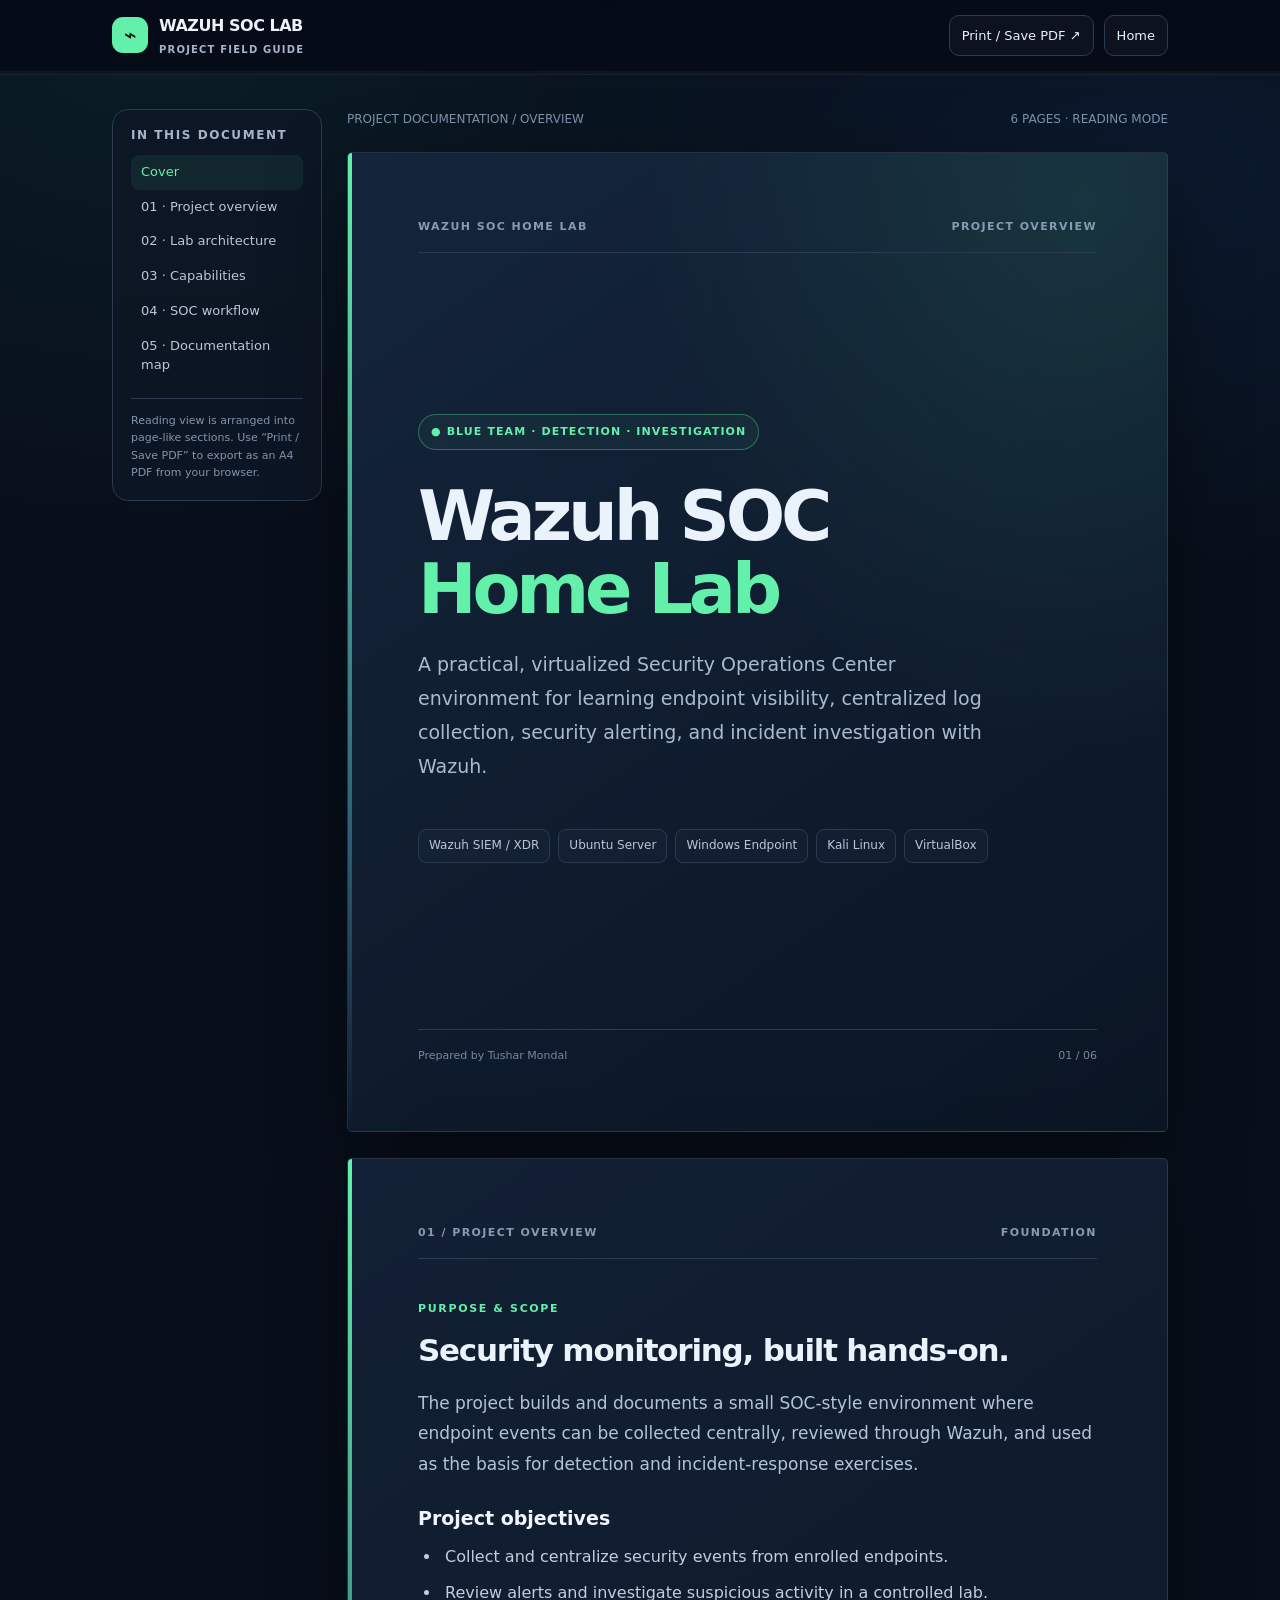
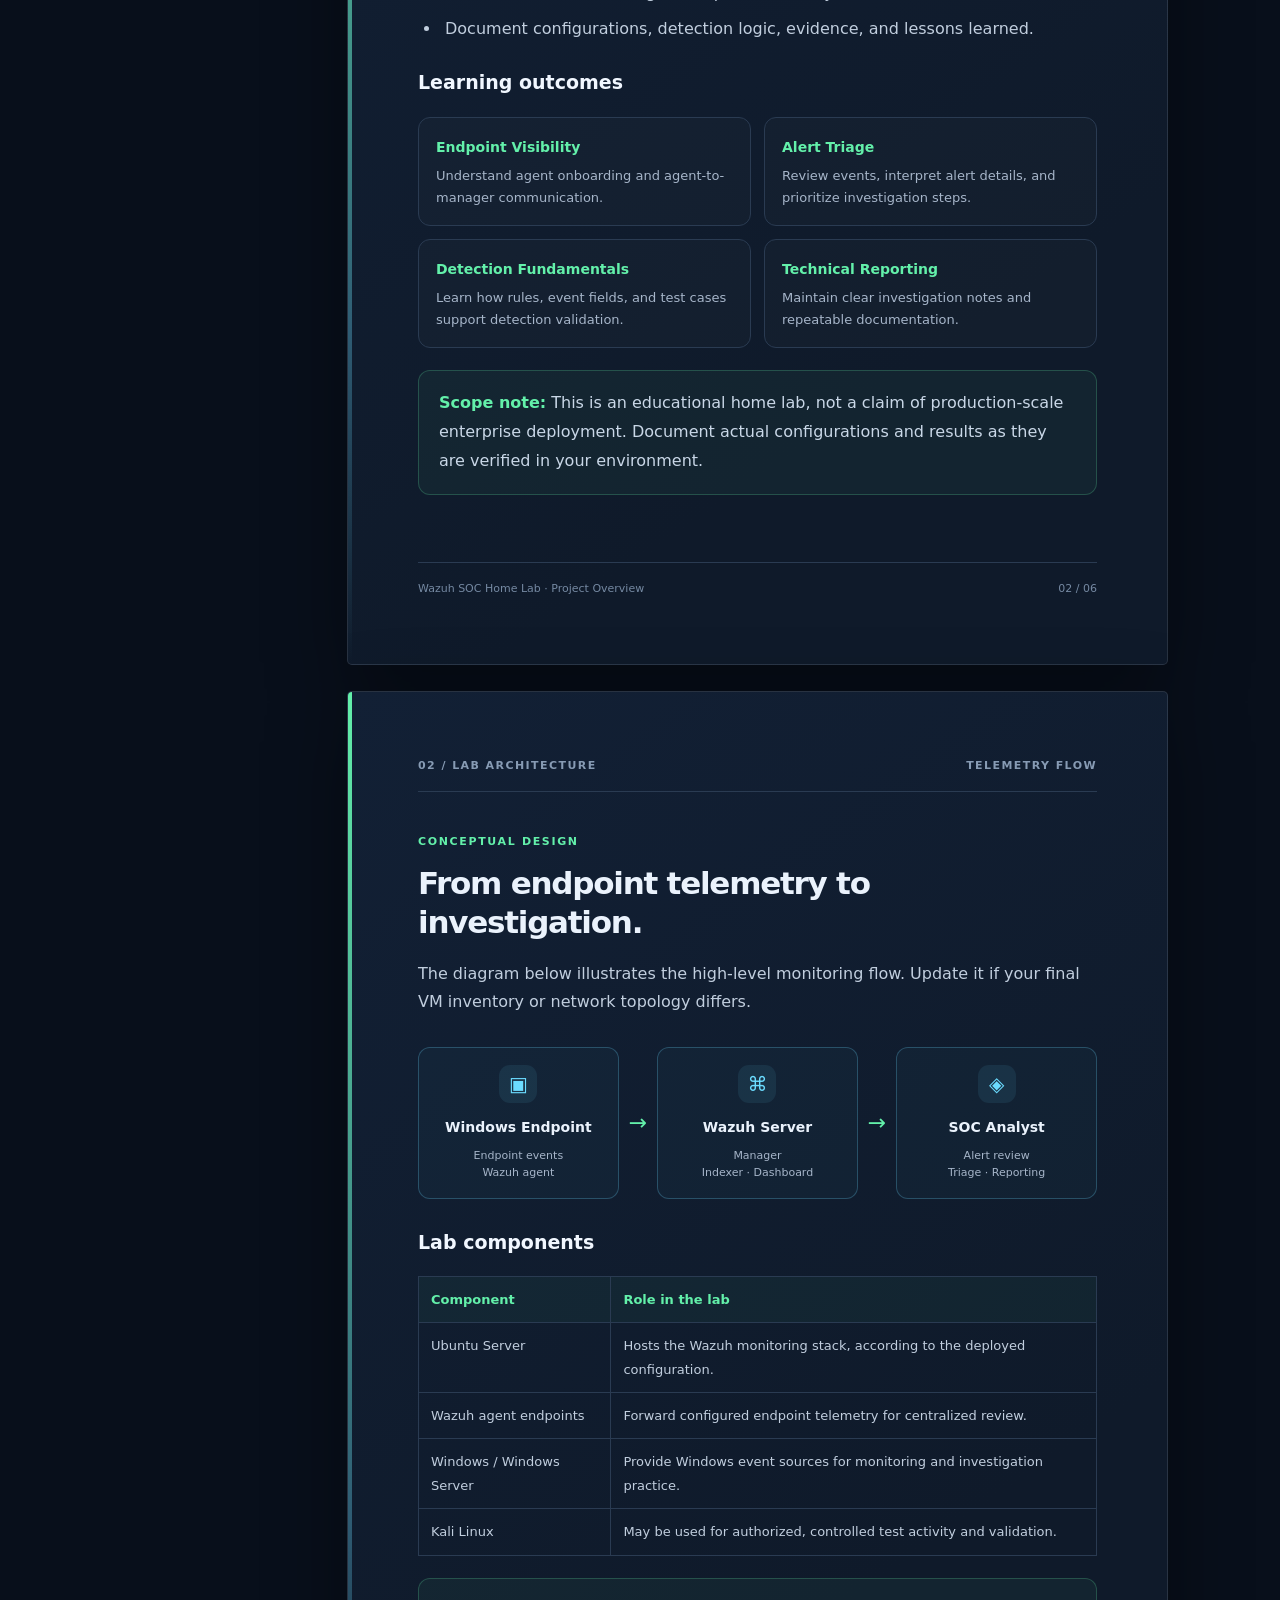
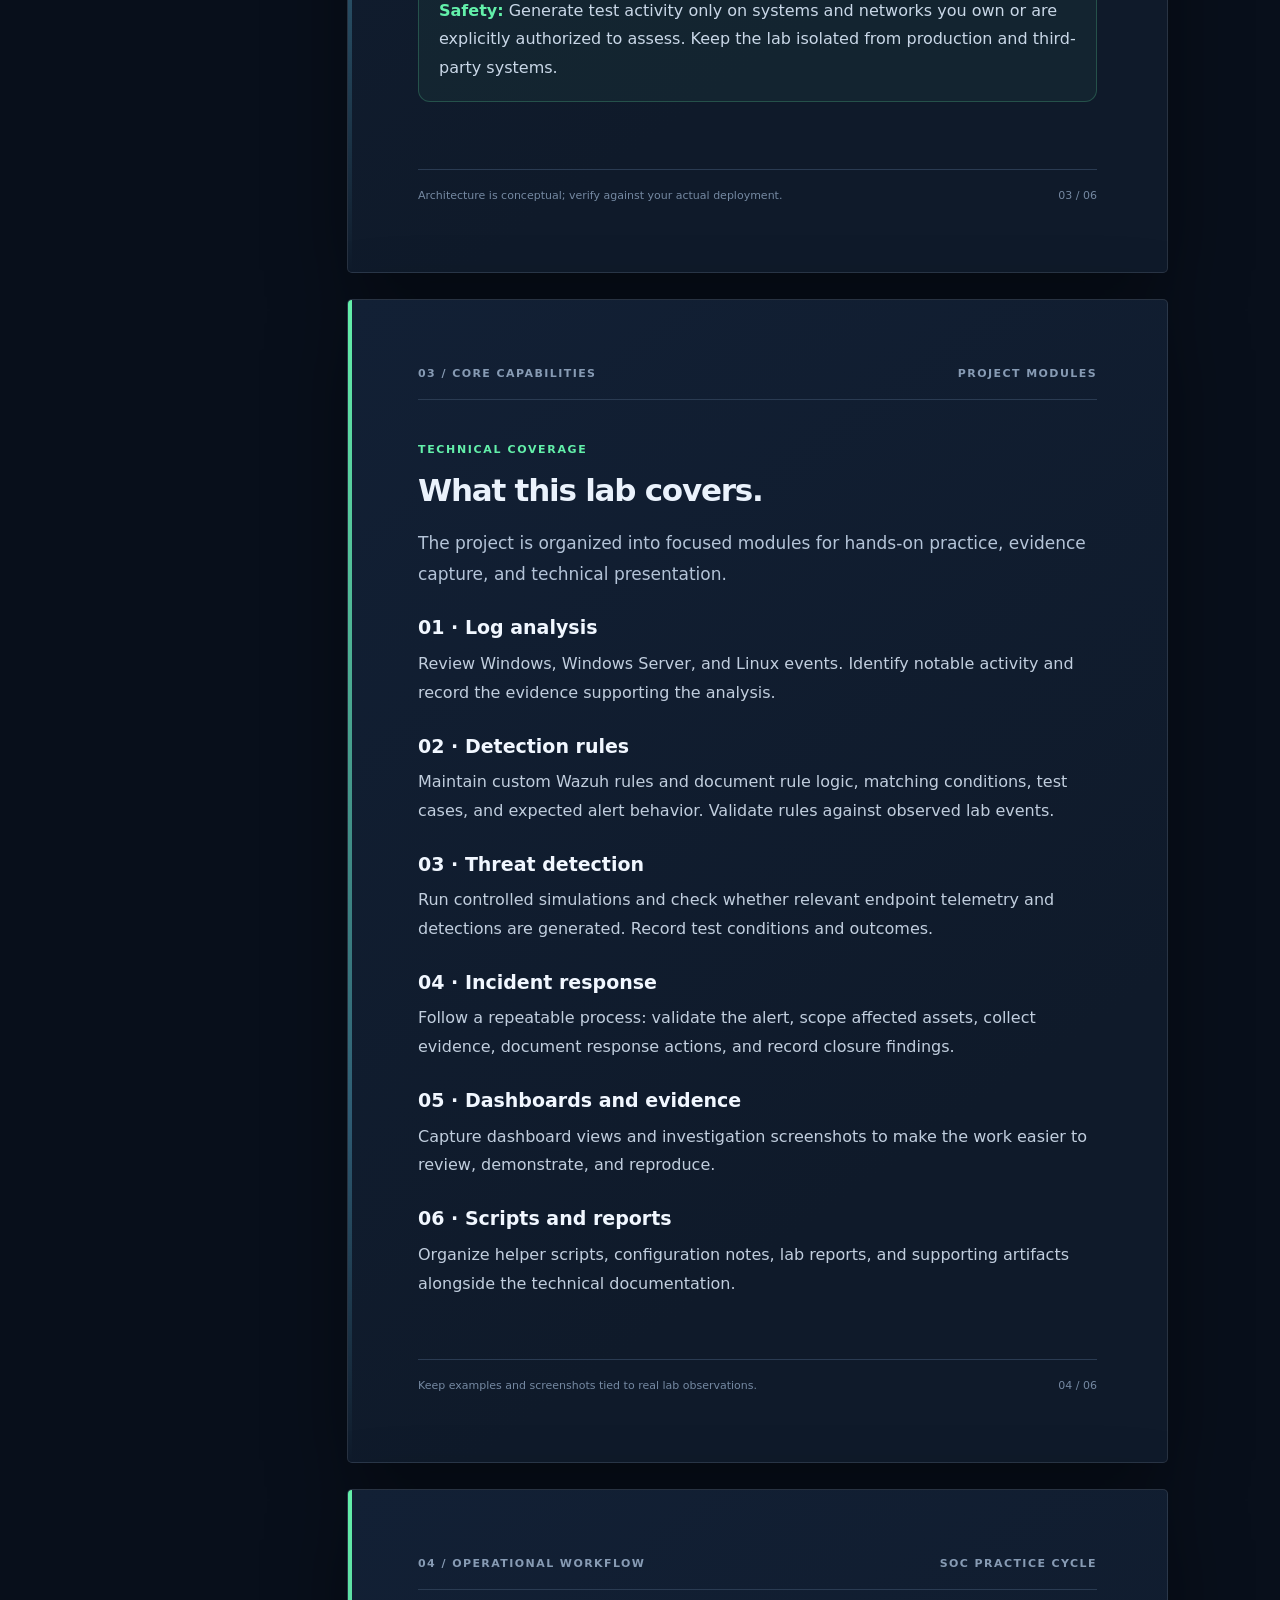
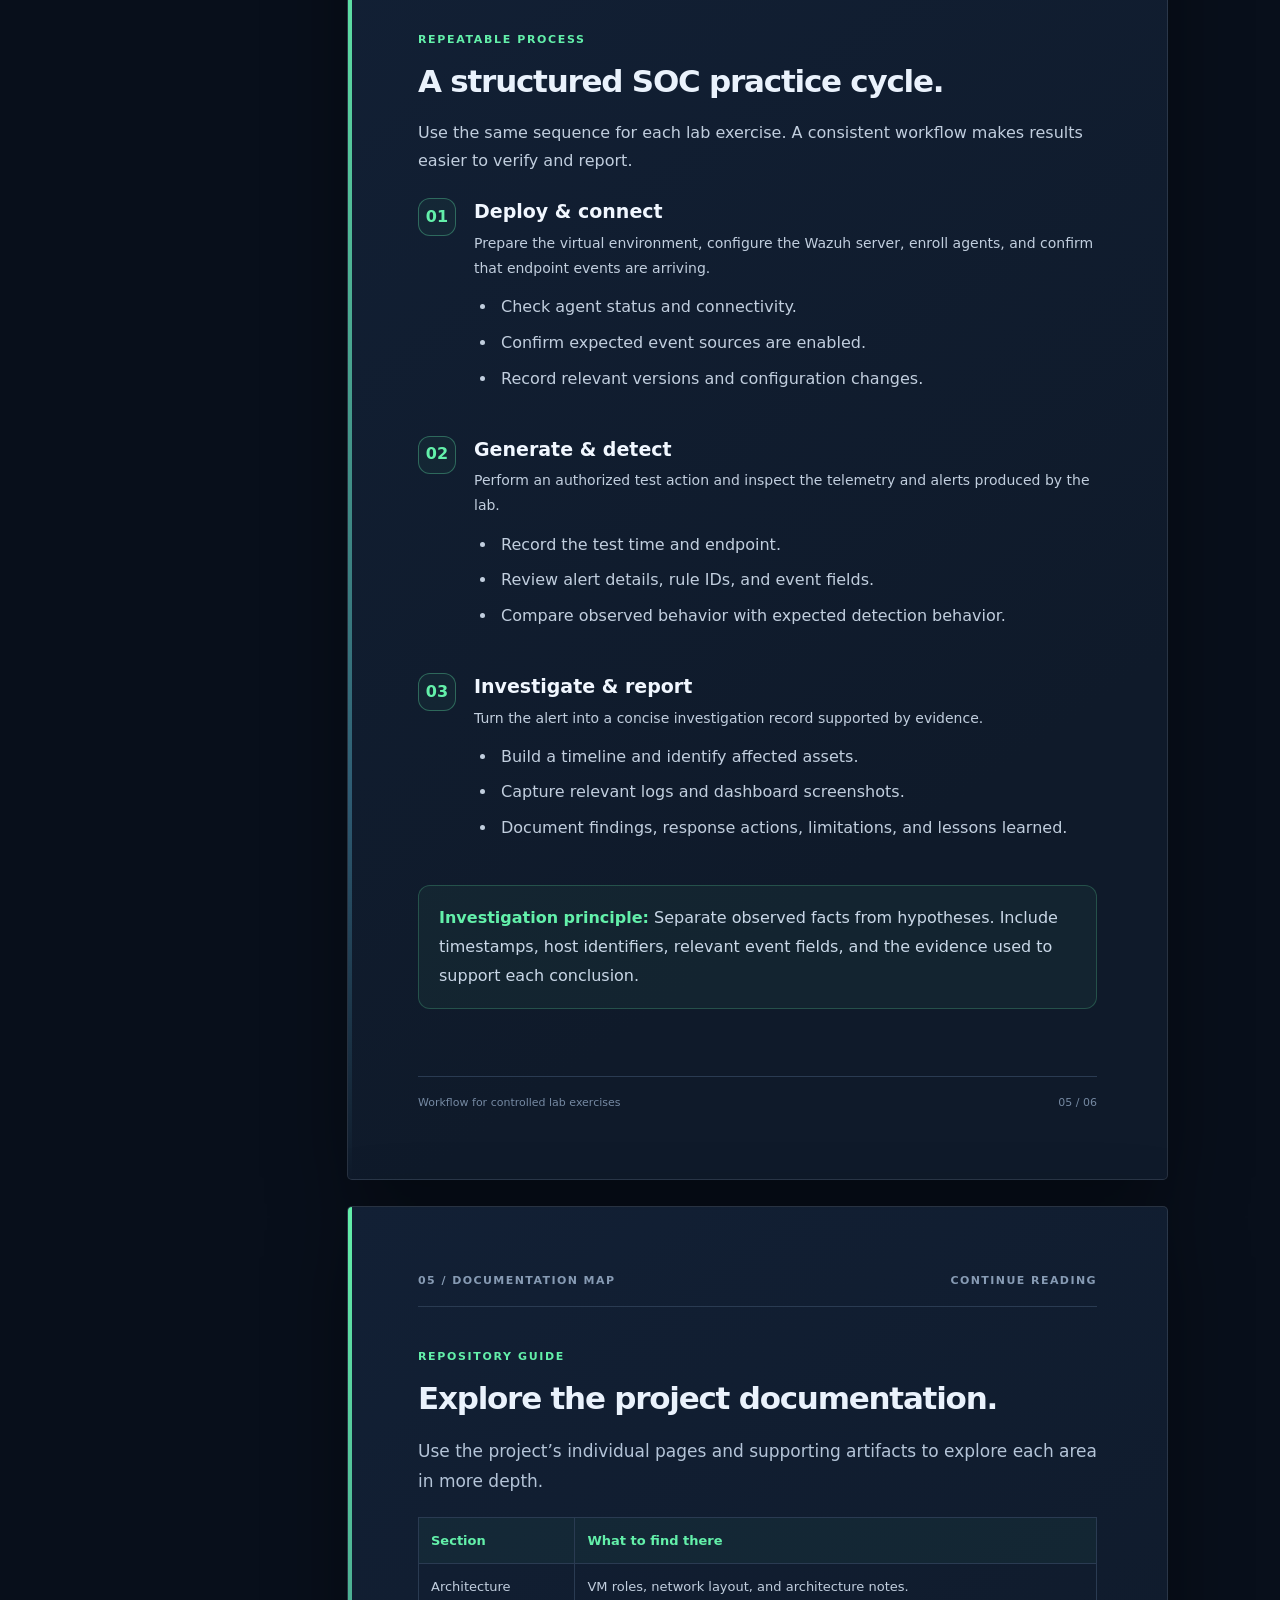
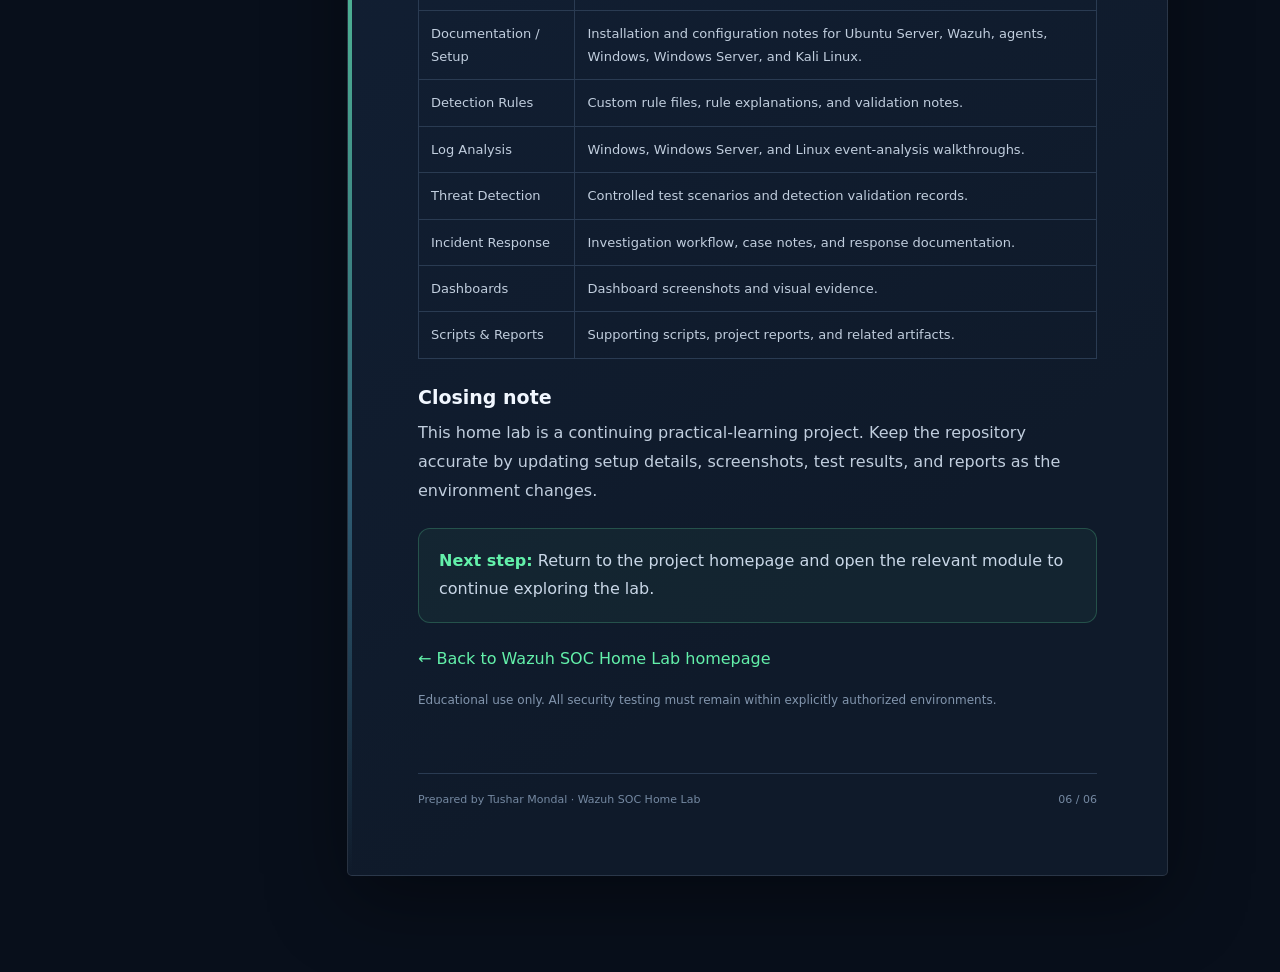
<file: content/docs/project-overview.html>
<!doctype html>
<html lang="en">
<head>
<meta charset="utf-8">
<meta name="viewport" content="width=device-width,initial-scale=1">
<meta name="theme-color" content="#07111f">
<meta name="description" content="Wazuh SOC Home Lab — project overview presented as a paginated, PDF-style reading document.">
<title>Project Overview | Wazuh SOC Home Lab</title>
<style>
:root{--bg:#080f1b;--paper:#101c2c;--paper2:#132238;--line:#2a3b52;--ink:#eaf2fc;--muted:#a6b5c9;--green:#63f0aa;--cyan:#6bdcff;--page-width:850px}
*{box-sizing:border-box}html{scroll-behavior:smooth;scroll-padding-top:90px}body{margin:0;background:var(--bg);color:var(--ink);font:16px/1.8 Inter,system-ui,-apple-system,"Segoe UI",sans-serif}
body:before{content:"";position:fixed;inset:0;z-index:-1;background:radial-gradient(ellipse at 12% 0%,#18727425,transparent 42%),radial-gradient(ellipse at 90% 20%,#205ba025,transparent 38%),#080f1b}
a{color:var(--green);text-decoration:none}a:hover{text-decoration:underline}
.topbar{position:sticky;top:0;z-index:50;background:#060c16e8;backdrop-filter:blur(16px);border-bottom:1px solid #ffffff16}
.nav{max-width:1100px;margin:auto;padding:12px 22px;display:flex;align-items:center;justify-content:space-between;gap:16px}
.brand{display:flex;align-items:center;gap:11px;color:var(--ink);font-weight:850;letter-spacing:-.03em}.brandmark{width:36px;height:36px;border-radius:11px;display:grid;place-items:center;color:#04140c;background:var(--green);font-size:21px}.brand small{display:block;color:var(--muted);font-size:10px;letter-spacing:.12em;text-transform:uppercase}
.navright{display:flex;align-items:center;gap:10px}.navbtn{border:1px solid var(--line);background:#ffffff08;color:var(--ink);padding:8px 12px;border-radius:10px;font:inherit;font-size:13px;cursor:pointer}.navbtn:hover{border-color:var(--green);color:var(--green)}
.progress-wrap{height:3px;background:#ffffff0a}.progress{height:100%;width:0;background:var(--green);transition:width .1s}
.layout{max-width:1100px;margin:34px auto 70px;padding:0 22px;display:grid;grid-template-columns:210px minmax(0,1fr);gap:25px;align-items:start}
.toc{position:sticky;top:88px;border:1px solid var(--line);border-radius:16px;background:#0d1725d9;padding:18px;max-height:calc(100vh - 110px);overflow:auto}
.toc h2{font-size:12px;text-transform:uppercase;letter-spacing:.13em;color:var(--muted);margin:0 0 12px}.toc a{display:block;padding:8px 10px;border-radius:8px;color:#b9c8da;font-size:13px;line-height:1.45}.toc a.active,.toc a:hover{background:#63f0aa12;color:var(--green);text-decoration:none}.toc-note{border-top:1px solid var(--line);margin-top:15px;padding-top:13px;color:#8295ad;font-size:11px;line-height:1.6}
.document{min-width:0}.doc-heading{margin:0 auto 22px;max-width:var(--page-width);display:flex;justify-content:space-between;align-items:center;gap:12px;color:#8194ac;font-size:12px}
.page{position:relative;width:100%;max-width:var(--page-width);min-height:980px;margin:0 auto 26px;padding:64px 70px 66px;background:linear-gradient(145deg,#122035,#0f1a2a 72%);border:1px solid #ffffff1b;border-radius:5px;box-shadow:0 24px 80px #0006;overflow:hidden;display:flex;flex-direction:column}
.page:before{content:"";position:absolute;left:0;top:0;width:4px;height:100%;background:linear-gradient(var(--green),#6bdcff55 70%,transparent)}
.page-content{flex:1}.page-header{display:flex;justify-content:space-between;align-items:center;gap:15px;padding-bottom:15px;border-bottom:1px solid var(--line);margin-bottom:40px;color:#879bb4;font-size:11px;font-weight:750;letter-spacing:.13em;text-transform:uppercase}
.page-footer{display:flex;justify-content:space-between;gap:15px;border-top:1px solid var(--line);padding-top:16px;margin-top:45px;color:#7589a2;font-size:11px}
.cover{justify-content:space-between;background:radial-gradient(ellipse at 90% 5%,#57f2a51a,transparent 42%),linear-gradient(145deg,#14253b,#0b1524)}
.cover .page-content{display:flex;flex-direction:column;justify-content:center;padding:55px 0}
.badge{display:inline-flex;align-items:center;gap:9px;border:1px solid #63f0aa55;border-radius:99px;padding:7px 12px;color:var(--green);background:#63f0aa0c;font-size:11px;font-weight:800;letter-spacing:.1em;text-transform:uppercase;width:max-content}
h1{font-size:clamp(44px,6vw,70px);line-height:1.05;letter-spacing:-.06em;margin:30px 0 20px}h1 span{color:var(--green)}.cover-lead{max-width:590px;color:#aabbd0;font-size:19px;line-height:1.8}.cover-meta{display:flex;flex-wrap:wrap;gap:8px;margin-top:30px}.chip{border:1px solid var(--line);border-radius:8px;padding:5px 10px;color:#b8c8db;font-size:12px;background:#ffffff05}
h2{font-size:31px;line-height:1.25;letter-spacing:-.04em;margin:0 0 18px}h3{font-size:19px;line-height:1.4;margin:25px 0 9px;color:#f1f7ff}p{margin:0 0 16px;color:#c1cede}.eyebrow{color:var(--green);font-size:11px;font-weight:850;letter-spacing:.15em;text-transform:uppercase;margin-bottom:12px}
.lead{font-size:17px;color:#b4c4d8}.callout{border:1px solid #63f0aa38;background:#63f0aa0c;border-radius:12px;padding:18px 20px;margin:22px 0;color:#c9d7e7}.callout strong{color:var(--green)}
.cards{display:grid;grid-template-columns:repeat(2,minmax(0,1fr));gap:13px;margin:22px 0}.card{border:1px solid var(--line);background:#ffffff04;border-radius:12px;padding:17px}.card strong{display:block;color:var(--green);font-size:14px;margin-bottom:5px}.card span{display:block;color:var(--muted);font-size:13px;line-height:1.65}
ul,ol{padding-left:23px;color:#c1cede;margin:12px 0 20px}li{padding-left:4px;margin:7px 0}.architecture{display:grid;grid-template-columns:1fr auto 1fr auto 1fr;align-items:stretch;gap:10px;margin:30px 0}.node{border:1px solid #6bdcff40;border-radius:12px;padding:17px 10px;text-align:center;background:#6bdcff08;display:flex;flex-direction:column;justify-content:center;align-items:center}.node b{font-size:14px}.node small{color:var(--muted);font-size:11px;line-height:1.5;margin-top:8px}.node-icon{width:38px;height:38px;display:grid;place-items:center;border-radius:11px;background:#6bdcff16;color:var(--cyan);font-size:20px;margin-bottom:12px}.arrow{align-self:center;color:var(--green);font-size:22px}
.table{width:100%;border-collapse:collapse;margin:20px 0;font-size:13px}.table th,.table td{border:1px solid var(--line);padding:11px 12px;text-align:left;vertical-align:top}.table th{color:var(--green);background:#63f0aa0b;font-weight:800}.table td{color:#c1cede}
.step{display:grid;grid-template-columns:42px 1fr;gap:14px;margin:22px 0}.stepnum{width:38px;height:38px;border:1px solid #63f0aa55;border-radius:12px;display:grid;place-items:center;color:var(--green);font-weight:850;background:#63f0aa0b}.step h3{margin:0 0 6px}.step p{font-size:14px;margin:0}
.endnote{font-size:12px;color:#8295ad}
@media(max-width:850px){.layout{grid-template-columns:1fr;margin-top:18px}.toc{position:relative;top:auto;max-height:none;display:flex;flex-wrap:wrap;align-items:center;gap:4px}.toc h2{width:100%}.toc-note{display:none}.page{min-height:0;padding:42px 38px}.architecture{grid-template-columns:1fr}.arrow{transform:rotate(90deg);justify-self:center}.doc-heading{padding:0 2px}}
@media(max-width:560px){.nav{padding:10px 13px}.brand{font-size:12px}.brand small{font-size:9px}.brandmark{width:32px;height:32px}.navbtn{font-size:11px;padding:7px 9px}.layout{padding:0 12px;gap:14px}.page{padding:29px 23px 30px;margin-bottom:16px}.page-header{margin-bottom:26px;font-size:9px}.page-footer{margin-top:30px}.cover .page-content{padding:35px 0}.cover-lead{font-size:16px}h2{font-size:26px}.cards{grid-template-columns:1fr}.doc-heading{font-size:10px}.toc a{font-size:12px}}
@media print{
 @page{size:A4;margin:0}
 body{background:#fff;color:#111;-webkit-print-color-adjust:exact;print-color-adjust:exact}
 body:before{display:none}.topbar,.toc,.doc-heading{display:none!important}.layout{display:block;max-width:none;margin:0;padding:0}.page{width:210mm;height:297mm;min-height:297mm;max-width:none;margin:0;border:0;border-radius:0;box-shadow:none;padding:18mm 19mm 17mm;page-break-after:always;break-after:page;overflow:hidden}.page:last-child{page-break-after:auto;break-after:auto}.page:before{width:1.5mm}.page-header,.page-footer{color:#8290a0}.page p,.page li,.page td{color:#d4dce6}.page h2,.page h3{color:#f3f7fb}
}
</style>
</head>
<body>
<header class="topbar">
 <nav class="nav">
  <a class="brand" href="../../index.html"><span class="brandmark">⌁</span><span>WAZUH SOC LAB<small>Project field guide</small></span></a>
  <div class="navright"><button class="navbtn" onclick="window.print()">Print / Save PDF ↗</button><a class="navbtn" href="../../index.html">Home</a></div>
 </nav><div class="progress-wrap"><div class="progress" id="progress"></div></div>
</header>
<div class="layout">
 <aside class="toc" aria-label="Document contents">
  <h2>In this document</h2>
  <a href="#page1">Cover</a><a href="#page2">01 · Project overview</a><a href="#page3">02 · Lab architecture</a><a href="#page4">03 · Capabilities</a><a href="#page5">04 · SOC workflow</a><a href="#page6">05 · Documentation map</a>
  <div class="toc-note">Reading view is arranged into page-like sections. Use “Print / Save PDF” to export as an A4 PDF from your browser.</div>
 </aside>
 <main class="document">
  <div class="doc-heading"><span>PROJECT DOCUMENTATION / OVERVIEW</span><span>6 PAGES · READING MODE</span></div>

  <article class="page cover" id="page1">
   <div class="page-header"><span>Wazuh SOC Home Lab</span><span>Project Overview</span></div>
   <div class="page-content">
    <div class="badge">● Blue Team · Detection · Investigation</div>
    <h1>Wazuh SOC<br><span>Home Lab</span></h1>
    <p class="cover-lead">A practical, virtualized Security Operations Center environment for learning endpoint visibility, centralized log collection, security alerting, and incident investigation with Wazuh.</p>
    <div class="cover-meta"><span class="chip">Wazuh SIEM / XDR</span><span class="chip">Ubuntu Server</span><span class="chip">Windows Endpoint</span><span class="chip">Kali Linux</span><span class="chip">VirtualBox</span></div>
   </div>
   <div class="page-footer"><span>Prepared by Tushar Mondal</span><span>01 / 06</span></div>
  </article>

  <article class="page" id="page2">
   <div class="page-header"><span>01 / Project Overview</span><span>Foundation</span></div>
   <div class="page-content">
    <div class="eyebrow">Purpose & scope</div><h2>Security monitoring, built hands-on.</h2>
    <p class="lead">The project builds and documents a small SOC-style environment where endpoint events can be collected centrally, reviewed through Wazuh, and used as the basis for detection and incident-response exercises.</p>
    <h3>Project objectives</h3>
    <ul><li>Collect and centralize security events from enrolled endpoints.</li><li>Review alerts and investigate suspicious activity in a controlled lab.</li><li>Document configurations, detection logic, evidence, and lessons learned.</li></ul>
    <h3>Learning outcomes</h3>
    <div class="cards">
     <div class="card"><strong>Endpoint Visibility</strong><span>Understand agent onboarding and agent-to-manager communication.</span></div>
     <div class="card"><strong>Alert Triage</strong><span>Review events, interpret alert details, and prioritize investigation steps.</span></div>
     <div class="card"><strong>Detection Fundamentals</strong><span>Learn how rules, event fields, and test cases support detection validation.</span></div>
     <div class="card"><strong>Technical Reporting</strong><span>Maintain clear investigation notes and repeatable documentation.</span></div>
    </div>
    <div class="callout"><strong>Scope note:</strong> This is an educational home lab, not a claim of production-scale enterprise deployment. Document actual configurations and results as they are verified in your environment.</div>
   </div>
   <div class="page-footer"><span>Wazuh SOC Home Lab · Project Overview</span><span>02 / 06</span></div>
  </article>

  <article class="page" id="page3">
   <div class="page-header"><span>02 / Lab Architecture</span><span>Telemetry flow</span></div>
   <div class="page-content">
    <div class="eyebrow">Conceptual design</div><h2>From endpoint telemetry to investigation.</h2>
    <p>The diagram below illustrates the high-level monitoring flow. Update it if your final VM inventory or network topology differs.</p>
    <div class="architecture">
     <div class="node"><div class="node-icon">▣</div><b>Windows Endpoint</b><small>Endpoint events<br>Wazuh agent</small></div><div class="arrow">→</div>
     <div class="node"><div class="node-icon">⌘</div><b>Wazuh Server</b><small>Manager<br>Indexer · Dashboard</small></div><div class="arrow">→</div>
     <div class="node"><div class="node-icon">◈</div><b>SOC Analyst</b><small>Alert review<br>Triage · Reporting</small></div>
    </div>
    <h3>Lab components</h3>
    <table class="table"><thead><tr><th>Component</th><th>Role in the lab</th></tr></thead><tbody>
    <tr><td>Ubuntu Server</td><td>Hosts the Wazuh monitoring stack, according to the deployed configuration.</td></tr>
    <tr><td>Wazuh agent endpoints</td><td>Forward configured endpoint telemetry for centralized review.</td></tr>
    <tr><td>Windows / Windows Server</td><td>Provide Windows event sources for monitoring and investigation practice.</td></tr>
    <tr><td>Kali Linux</td><td>May be used for authorized, controlled test activity and validation.</td></tr>
    </tbody></table>
    <div class="callout"><strong>Safety:</strong> Generate test activity only on systems and networks you own or are explicitly authorized to assess. Keep the lab isolated from production and third-party systems.</div>
   </div>
   <div class="page-footer"><span>Architecture is conceptual; verify against your actual deployment.</span><span>03 / 06</span></div>
  </article>

  <article class="page" id="page4">
   <div class="page-header"><span>03 / Core Capabilities</span><span>Project modules</span></div>
   <div class="page-content">
    <div class="eyebrow">Technical coverage</div><h2>What this lab covers.</h2>
    <p class="lead">The project is organized into focused modules for hands-on practice, evidence capture, and technical presentation.</p>
    <h3>01 · Log analysis</h3><p>Review Windows, Windows Server, and Linux events. Identify notable activity and record the evidence supporting the analysis.</p>
    <h3>02 · Detection rules</h3><p>Maintain custom Wazuh rules and document rule logic, matching conditions, test cases, and expected alert behavior. Validate rules against observed lab events.</p>
    <h3>03 · Threat detection</h3><p>Run controlled simulations and check whether relevant endpoint telemetry and detections are generated. Record test conditions and outcomes.</p>
    <h3>04 · Incident response</h3><p>Follow a repeatable process: validate the alert, scope affected assets, collect evidence, document response actions, and record closure findings.</p>
    <h3>05 · Dashboards and evidence</h3><p>Capture dashboard views and investigation screenshots to make the work easier to review, demonstrate, and reproduce.</p>
    <h3>06 · Scripts and reports</h3><p>Organize helper scripts, configuration notes, lab reports, and supporting artifacts alongside the technical documentation.</p>
   </div>
   <div class="page-footer"><span>Keep examples and screenshots tied to real lab observations.</span><span>04 / 06</span></div>
  </article>

  <article class="page" id="page5">
   <div class="page-header"><span>04 / Operational Workflow</span><span>SOC practice cycle</span></div>
   <div class="page-content">
    <div class="eyebrow">Repeatable process</div><h2>A structured SOC practice cycle.</h2>
    <p>Use the same sequence for each lab exercise. A consistent workflow makes results easier to verify and report.</p>
    <div class="step"><div class="stepnum">01</div><div><h3>Deploy & connect</h3><p>Prepare the virtual environment, configure the Wazuh server, enroll agents, and confirm that endpoint events are arriving.</p><ul><li>Check agent status and connectivity.</li><li>Confirm expected event sources are enabled.</li><li>Record relevant versions and configuration changes.</li></ul></div></div>
    <div class="step"><div class="stepnum">02</div><div><h3>Generate & detect</h3><p>Perform an authorized test action and inspect the telemetry and alerts produced by the lab.</p><ul><li>Record the test time and endpoint.</li><li>Review alert details, rule IDs, and event fields.</li><li>Compare observed behavior with expected detection behavior.</li></ul></div></div>
    <div class="step"><div class="stepnum">03</div><div><h3>Investigate & report</h3><p>Turn the alert into a concise investigation record supported by evidence.</p><ul><li>Build a timeline and identify affected assets.</li><li>Capture relevant logs and dashboard screenshots.</li><li>Document findings, response actions, limitations, and lessons learned.</li></ul></div></div>
    <div class="callout"><strong>Investigation principle:</strong> Separate observed facts from hypotheses. Include timestamps, host identifiers, relevant event fields, and the evidence used to support each conclusion.</div>
   </div>
   <div class="page-footer"><span>Workflow for controlled lab exercises</span><span>05 / 06</span></div>
  </article>

  <article class="page" id="page6">
   <div class="page-header"><span>05 / Documentation Map</span><span>Continue reading</span></div>
   <div class="page-content">
    <div class="eyebrow">Repository guide</div><h2>Explore the project documentation.</h2>
    <p class="lead">Use the project’s individual pages and supporting artifacts to explore each area in more depth.</p>
    <table class="table"><thead><tr><th>Section</th><th>What to find there</th></tr></thead><tbody>
    <tr><td>Architecture</td><td>VM roles, network layout, and architecture notes.</td></tr>
    <tr><td>Documentation / Setup</td><td>Installation and configuration notes for Ubuntu Server, Wazuh, agents, Windows, Windows Server, and Kali Linux.</td></tr>
    <tr><td>Detection Rules</td><td>Custom rule files, rule explanations, and validation notes.</td></tr>
    <tr><td>Log Analysis</td><td>Windows, Windows Server, and Linux event-analysis walkthroughs.</td></tr>
    <tr><td>Threat Detection</td><td>Controlled test scenarios and detection validation records.</td></tr>
    <tr><td>Incident Response</td><td>Investigation workflow, case notes, and response documentation.</td></tr>
    <tr><td>Dashboards</td><td>Dashboard screenshots and visual evidence.</td></tr>
    <tr><td>Scripts & Reports</td><td>Supporting scripts, project reports, and related artifacts.</td></tr>
    </tbody></table>
    <h3>Closing note</h3><p>This home lab is a continuing practical-learning project. Keep the repository accurate by updating setup details, screenshots, test results, and reports as the environment changes.</p>
    <div class="callout"><strong>Next step:</strong> Return to the project homepage and open the relevant module to continue exploring the lab.</div>
    <p><a href="../../index.html">← Back to Wazuh SOC Home Lab homepage</a></p>
    <p class="endnote">Educational use only. All security testing must remain within explicitly authorized environments.</p>
   </div>
   <div class="page-footer"><span>Prepared by Tushar Mondal · Wazuh SOC Home Lab</span><span>06 / 06</span></div>
  </article>
 </main>
</div>
<script>
const progress=document.getElementById('progress');
function updateProgress(){const max=document.documentElement.scrollHeight-innerHeight;progress.style.width=(max>0?(scrollY/max)*100:0)+'%'}
addEventListener('scroll',updateProgress,{passive:true});updateProgress();
const sections=[...document.querySelectorAll('.page')],links=[...document.querySelectorAll('.toc a')];
if('IntersectionObserver'in window){const io=new IntersectionObserver(entries=>entries.forEach(e=>{if(e.isIntersecting){links.forEach(a=>a.classList.toggle('active',a.getAttribute('href')==='#'+e.target.id))}}),{threshold:.25});sections.forEach(s=>io.observe(s))}
</script>
</body>
</html>
</file>
